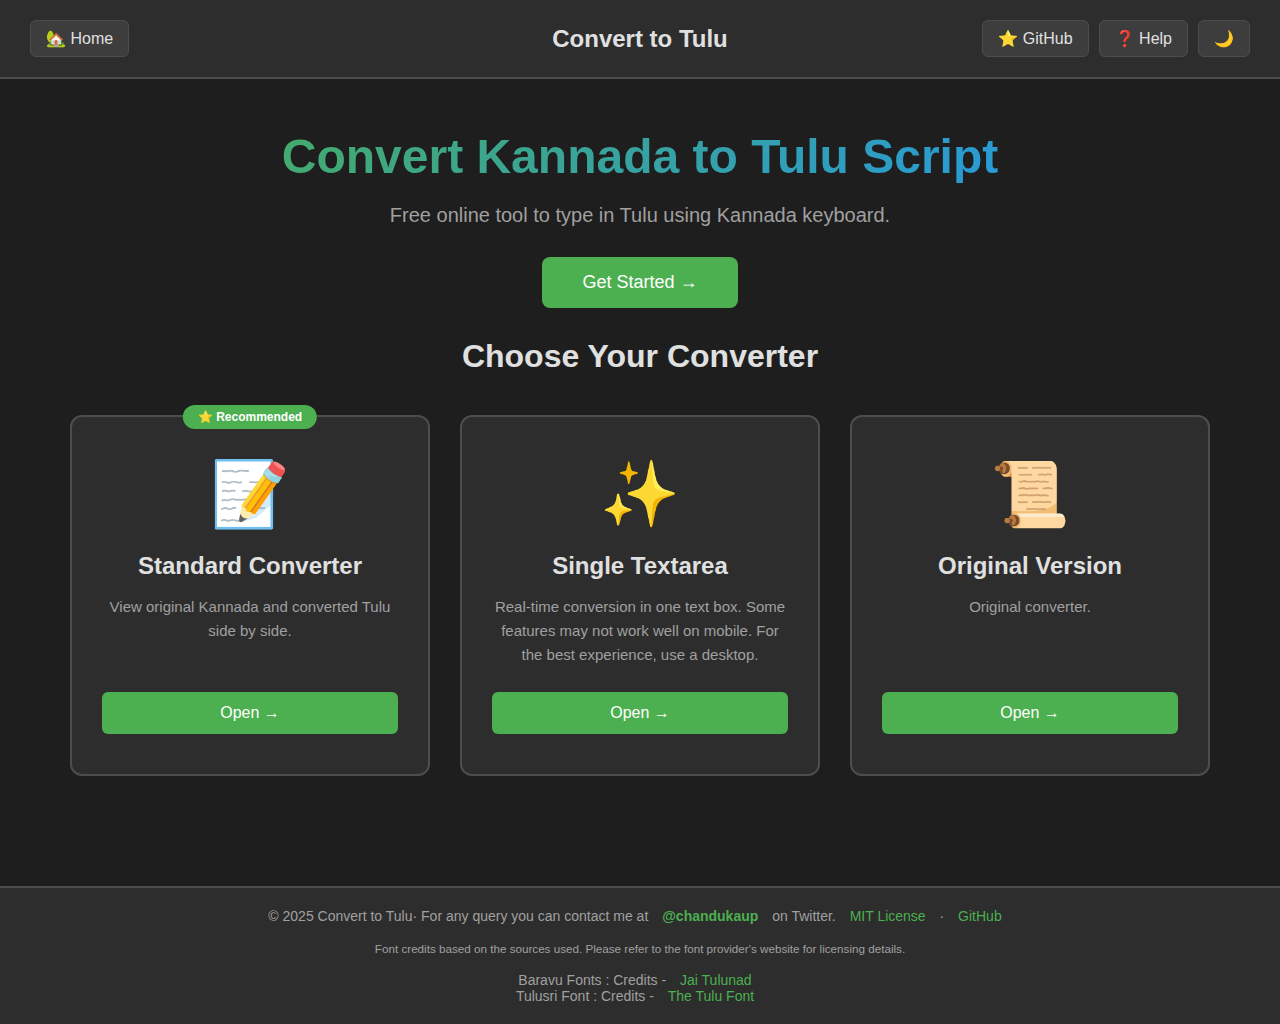
<file: index.html>
<!DOCTYPE html>
<html lang="en">
<head>
    <meta charset="UTF-8">
    <meta name="viewport" content="width=device-width, initial-scale=1.0">
    <title>Kannada to Tulu Converter - Free Online Tulu Typing Tool</title>
    <meta name="description" content="Convert Kannada text to Tulu script instantly. Free online tool to type in Tulu using Kannada keyboard. Supports multiple Tulu fonts and special characters.">
    <meta name="keywords" content="tulu converter, kannada to tulu, tulu script, tulu typing, tulu font, online tulu tool">

    <!-- Open Graph for social sharing -->
    <meta property="og:title" content="Kannada to Tulu Converter">
    <meta property="og:description" content="Free online tool to convert Kannada text to Tulu script">
    <meta property="og:type" content="website">
    <meta property="og:url" content="https://convert2tulu.netlify.app">
    <!-- <meta property="og:image" content="https://convert2tulu.netlify.app/og-image.png"> -->

    <!-- Twitter Card -->
    <meta name="twitter:card" content="summary_large_image">
    <meta name="twitter:title" content="Kannada to Tulu Converter">
    <meta name="twitter:description" content="Free online tool to convert Kannada text to Tulu script">
    
    <!-- Canonical URL -->
    <link rel="canonical" href="https://convert2tulu.netlify.app/">

    <link rel="stylesheet" href="/css/common.css?v=1.02">
</head>
<body>
    <!-- Header -->
    <div id="header"></div>

    <!-- Main Container -->
    <div class="container">
        <!-- Hero Section -->
        <section class="hero">
            <h2>Convert Kannada to Tulu Script</h2>
            <p>Free online tool to type in Tulu using Kannada keyboard.</p>
            <a href="converter.html" class="hero-btn">Get Started →</a>
        </section>

        <!-- Converter Cards -->
        <section>
            <h3 class="main-section-title">Choose Your Converter</h3>
            <div class="converter-cards">
                <!-- Standard Converter (Recommended) -->
                <div class="card recommended">
                    <div class="card-icon">📝</div>
                    <h4 class="card-title">Standard Converter</h4>
                    <p class="card-description">View original Kannada and converted Tulu side by side.</p>
                    <a href="converter.html" class="card-btn">Open →</a>
                </div>

                <!-- Single Textarea -->
                <div class="card">
                    <div class="card-icon">✨</div>
                    <h4 class="card-title">Single Textarea</h4>
                    <p class="card-description">Real-time conversion in one text box. Some features may not work well on mobile. For the best experience, use a desktop.</p>
                    <a href="converter-single.html" class="card-btn">Open →</a>
                </div>

                <!-- Classic Version -->
                <div class="card">
                    <div class="card-icon">📜</div>
                    <h4 class="card-title">Original Version</h4>
                    <p class="card-description">Original converter.</p>
                    <a href="converter-original.html" class="card-btn">Open →</a>
                </div>
            </div>
        </section>
    </div>

    <!-- Footer -->
    <div id="footer"></div>

    <script>
        // const APP_VERSION = "1.01";
    </script>

    <script>
        alert(' APP_VERSION '+APP_VERSION);
    </script>

    <!-- js for components -->
    <script src="/js/components.js?v=1.02"></script>
    <script>
        document.getElementById('header').innerHTML = renderHeader();
        document.getElementById('footer').innerHTML = renderFooter();
    </script>

    <script type="text/javascript" src="/js/common.js?v=1.02" charset="utf-8"></script>

    <script type="application/ld+json">
        {
            "@context": "https://schema.org",
            "@type": "WebApplication",
            "name": "Convert to Tulu",
            "description": "Free online converter to transform Kannada text into Tulu script",
            "url": "https://convert2tulu.netlify.app",
            "applicationCategory": "UtilityApplication",
            "operatingSystem": "Any",
            "browserRequirements": "Requires JavaScript"
        }
    </script>

</body>
</html>
</file>
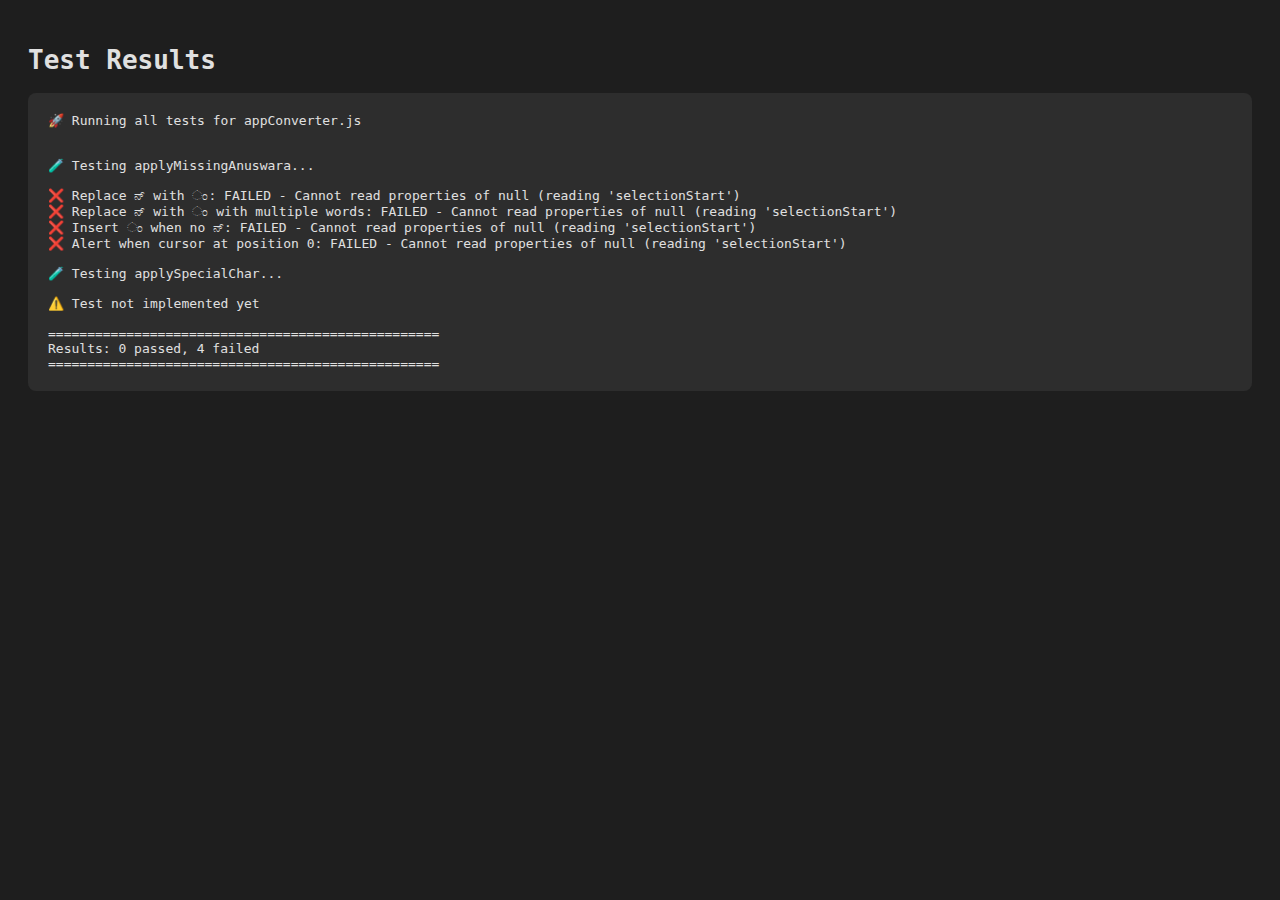
<file: tests/appConverterTests.html>
<!DOCTYPE html>
<html lang="en">
<head>
    <meta charset="UTF-8">
    <title>Tests - appConverter.js</title>
    <style>
        body {
            font-family: monospace;
            padding: 20px;
            background: #1e1e1e;
            color: #e0e0e0;
        }
        #output {
            white-space: pre-wrap;
            background: #2d2d2d;
            padding: 20px;
            border-radius: 8px;
        }
    </style>
</head>
<body>
    <h1>Test Results</h1>
    <div id="output">Running tests...</div>
    
    <!-- The javascript file under test -->
    <script src="/js/appConverter.js"></script>
    
    <!-- The javascript file with tests -->
    <script src="appConverterTests.js"></script>
    
    <script>
        // Capture console.log and display on page
        const output = document.getElementById('output');
        const originalLog = console.log;
        
        console.log = function(...args) {
            originalLog.apply(console, args);
            output.textContent += args.join(' ') + '\n';
        };
        
        // Run tests after page loads
        window.addEventListener('load', () => {
            output.textContent = '';
            runAllTests();
        });
    </script>
</body>
</html>
</file>
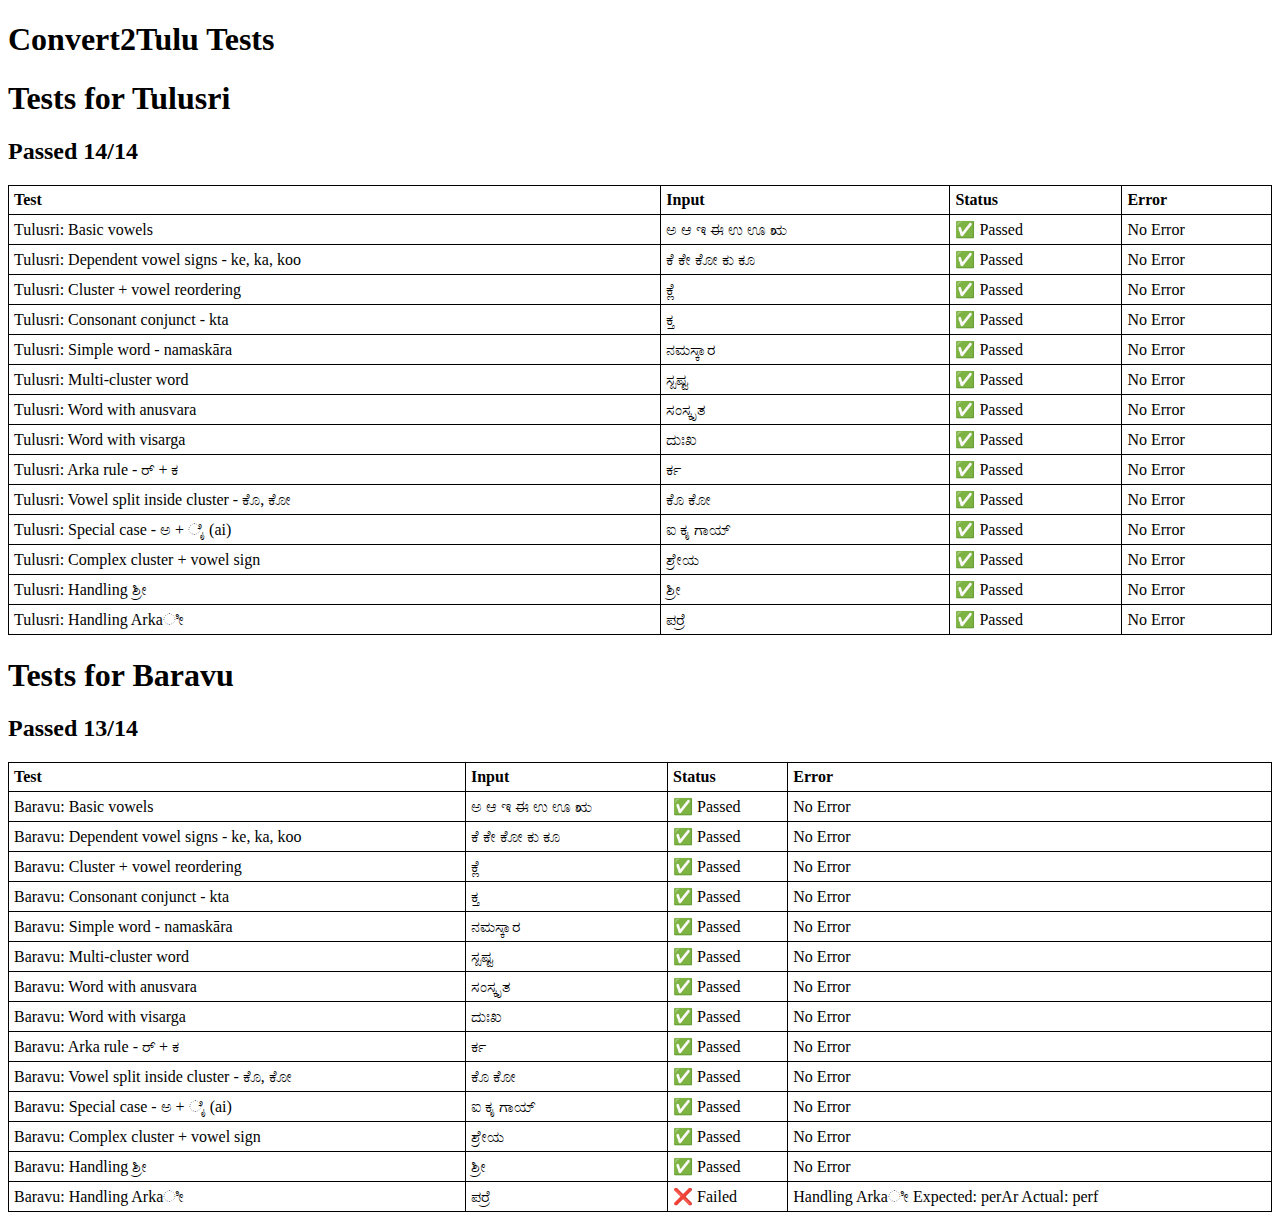
<file: tests/test.html>
<!DOCTYPE html>
<html lang="en">
<head>
  <meta charset="UTF-8" />
  <title>convert2tulu tests</title>
</head>
<body>
  <h1>Convert2Tulu Tests</h1>

  <h1>Tests for Tulusri</h1>
  <div id="tulusri-results"></div>
  <!-- include tulusri mapping and converter-->
  <script src="../js/tulusri/mapping.js"></script>
  <script src="../js/tulusri/converter.js"></script>
  
  <h1>Tests for Baravu</h1>
  <div id="baravu-results"></div>
  <!-- include baravu mapping and converter-->
  <script src="../js/baravu/mapping.js"></script>
  <script src="../js/baravu/converter.js"></script>

  <!-- Test data and runner scripts-->
  <script src="test-data.js"></script>
  <script src="test-runner.js"></script>
</body>
</html>
</file>
<file: css/common.css>
/* CSS Variables for Theming */
:root {
    --bg-primary: #1e1e1e;
    --bg-secondary: #2d2d2d;
    --bg-tertiary: #3d3d3d;
    --text-primary: #e0e0e0;
    --text-secondary: #a0a0a0;
    --border-color: #4d4d4d;
    --accent-color: #4CAF50;
    --accent-hover: #45a049;
    --button-bg: #3d3d3d;
    --button-hover: #4d4d4d;
}

body.light-theme {
    --bg-primary: #f5f5f5;
    --bg-secondary: #ffffff;
    --bg-tertiary: #f9f9f9;
    --text-primary: #333333;
    --text-secondary: #666666;
    --border-color: #dddddd;
    --accent-color: #4CAF50;
    --accent-hover: #45a049;
    --button-bg: #f0f0f0;
    --button-hover: #e0e0e0;
}

/* Custom fonts  */
@font-face { 
    font-family: 'tulusri'; 
    src: url('../assets/fonts/tulu_sri_2020_06.ttf') format('truetype'); 
}

@font-face { 
    font-family: 'baravu_1'; 
    src: url('../assets/fonts/baravu_1.ttf') format('truetype');
}

@font-face { 
    font-family: 'baravu_mandara'; 
    src: url('../assets/fonts/baravu_mandara.ttf') format('truetype'); 
}

@font-face { 
    font-family: 'baravu_pingara_v5'; 
    src: url('../assets/fonts/baravu_pingara_v5.otf') format('opentype'); 
}

@font-face { 
    font-family: 'baravu_allige_1.4'; 
    src: url('../assets/fonts/baravu_allige_1.4.ttf') format('truetype'); 
}

* {
    margin: 0;
    padding: 0;
    box-sizing: border-box;
}

body {
    font-family: -apple-system, BlinkMacSystemFont, 'Segoe UI', Arial, sans-serif;
    background-color: var(--bg-primary);
    color: var(--text-primary);
    transition: background-color 0.3s, color 0.3s;
    min-height: 100vh;
    display: flex;
    flex-direction: column;
}

/* Header - Full Width */
.header {
    background: var(--bg-secondary);
    border-bottom: 2px solid var(--border-color);
    padding: 20px 30px;
    display: flex;
    justify-content: space-between;
    align-items: center;
}

.header h1 {
    font-size: 24px;
    font-weight: 600;
    position: absolute;
    left: 50%;
    transform: translateX(-50%);
}

.header-actions {
    display: flex;
    gap: 10px;
    margin-left: auto;
}

.header-btn {
    padding: 8px 15px;
    font-size: 16px;
    background: var(--button-bg);
    border: 1px solid var(--border-color);
    border-radius: 6px;
    cursor: pointer;
    color: var(--text-primary);
    text-decoration: none;
    transition: all 0.2s;
    display: flex;
    align-items: center;
    gap: 5px;
}

.header-btn:hover {
    background: var(--button-hover);
    transform: translateY(-1px);
}

.header-btn a {
    text-decoration: none;  
    color: inherit;         
    cursor: pointer;       
}

/* Main Container */
.container {
    flex: 1;
    max-width: 1200px;
    width: 100%;
    margin: 0 auto;
    padding: 30px;
}

/* Hero Section */
.hero {
    text-align: center;
    padding: 20px 20px;
    margin-bottom: 10px;
}

.hero h2 {
    font-size: 48px;
    font-weight: 700;
    margin-bottom: 20px;
    background: linear-gradient(135deg, var(--accent-color) 0%, #2196F3 100%);
    -webkit-background-clip: text;
    -webkit-text-fill-color: transparent;
    background-clip: text;
}

.hero p {
    font-size: 20px;
    color: var(--text-secondary);
    margin-bottom: 30px;
    max-width: 600px;
    margin-left: auto;
    margin-right: auto;
}

.hero-btn {
    padding: 15px 40px;
    font-size: 18px;
    background: var(--accent-color);
    color: white;
    border: none;
    border-radius: 8px;
    cursor: pointer;
    text-decoration: none;
    display: inline-block;
    transition: all 0.3s;
}

.hero-btn:hover {
    background: var(--accent-hover);
    transform: translateY(-2px);
    box-shadow: 0 10px 30px rgba(76, 175, 80, 0.3);
}

/* Main Section Title */
.main-section-title {
    text-align: center;
    font-size: 32px;
    font-weight: 600;
    margin-bottom: 40px;
    color: var(--text-primary);
}

/* Converter Cards */
.converter-cards {
    display: grid;
    grid-template-columns: repeat(3, 1fr);
    gap: 30px;
    margin-bottom: 80px;
}

.card {
    background: var(--bg-secondary);
    border: 2px solid var(--border-color);
    border-radius: 12px;
    padding: 40px 30px;
    text-align: center;
    transition: all 0.3s;
    position: relative;
    display: flex;
    flex-direction: column;
}

.card:hover {
    transform: translateY(-5px);
    box-shadow: 0 10px 30px rgba(0, 0, 0, 0.3);
    border-color: var(--accent-color);
}

.card.recommended::before {
    content: "⭐ Recommended";
    position: absolute;
    top: -12px;
    left: 50%;
    transform: translateX(-50%);
    background: var(--accent-color);
    color: white;
    padding: 5px 15px;
    border-radius: 20px;
    font-size: 12px;
    font-weight: 600;
}

.card-icon {
    font-size: 64px;
    margin-bottom: 20px;
}

.card-title {
    font-size: 24px;
    font-weight: 600;
    margin-bottom: 15px;
    color: var(--text-primary);
}

.card-description {
    font-size: 15px;
    color: var(--text-secondary);
    line-height: 1.6;
    margin-bottom: 25px;
    flex: 1;
}

.card-btn {
    padding: 12px 30px;
    background: var(--accent-color);
    color: white;
    border: none;
    border-radius: 6px;
    font-size: 16px;
    cursor: pointer;
    text-decoration: none;
    display: inline-block;
    transition: all 0.2s;
}

.card-btn:hover {
    background: var(--accent-hover);
    transform: translateY(-2px);
}


/* Collapsible Section */
.collapsible-section {
    margin-bottom: 20px;
    border: 1px solid var(--border-color);
    border-radius: 8px;
    background: var(--bg-secondary);
    overflow: hidden;
}

/* Info section */
.info {
    /* background: var(--bg-secondary); */
    /* border: 1px solid var(--border-color); */
    border-radius: 8px;
    padding: 12px 20px;
    margin-bottom: 20px;
    display: flex;
    align-items: center;
    gap: 12px;
    font-size: 14px;
    color: var(--text-primary);
}

.info-icon {
    font-size: 20px;
    flex-shrink: 0;
}

.info a {
    color: var(--accent-color);
    text-decoration: none;
    font-weight: 500;
    border-bottom: 1px dashed var(--accent-color);
}

.info a:hover {
    border-bottom-style: solid;
}

.toast {
    position: fixed;
    top: 50%;
    left: 50%;
    transform: translate(-50%, -40%);
    background: #333;
    color: #fff;
    padding: 12px 20px;
    border-radius: 8px;
    font-size: 15px;
    opacity: 0;
    pointer-events: none;
    transition: opacity .25s ease, transform .25s ease;
    z-index: 9999;
}
  
.toast.show {
    opacity: 1;
    transform: translate(-50%, -50%);
}
    
[data-title] {
    position: relative;
    cursor: pointer;
}
  
  /* Tooltip styling */
[data-title]::after {
    content: attr(data-title);
    position: absolute;
    bottom: 100%;
    left: 50%;
    transform: translateX(-50%);
    
    background: #333;
    color: #fff;
    padding: 6px 5px;
    border-radius: 4px;
    white-space: nowrap;
    font-size: 12px;
    opacity: 0;
    pointer-events: none;
  
    transition: opacity 0.2s ease;
}
  
  /* Show tooltip on hover */
[data-title]:hover::after {
    opacity: 1;
}
  
.single-section-header {
    padding: 15px 20px;
    /* background: var(--bg-tertiary); */
    cursor: pointer;
    display: flex;
    justify-content: space-between;
    align-items: center;
    user-select: none;
}

.section-header {
    padding: 25px 20px;
    background: var(--bg-tertiary);
    cursor: pointer;
    display: flex;
    justify-content: space-between;
    align-items: center;
    user-select: none;
}

.section-header:hover {
    background: var(--button-hover);
}

.section-title {
    font-size: 14px;
    font-weight: 500;
    display: flex;
    align-items: center;
    gap: 10px;
}

.section-actions {
    display: flex;
    gap: 8px;
}

.section-btn {
    padding: 6px 12px;
    font-size: 16px;
    background: var(--button-bg);
    border: 1px solid var(--border-color);
    border-radius: 5px;
    cursor: pointer;
    color: var(--text-primary);
    transition: all 0.2s;
}

.section-btn:hover {
    background: var(--button-hover);
}

.toggle-icon {
    font-size: 12px;
    transition: transform 0.3s;
}

.toggle-icon.collapsed {
    transform: rotate(-90deg);
}

.kannada-section {
    padding: 20px;
    transition: max-height 0.3s ease-out;
}

.kannada-section.collapsed {
    max-height: 0;
    padding: 0 20px;
    overflow: hidden;
}

/* Textareas */
.text-area {
    width: 100%;
    padding: 15px;
    font-size: 18px;
    line-height: 1.6;
    border: 2px solid var(--border-color);
    border-radius: 8px;
    resize: vertical;
    background-color: var(--bg-tertiary);
    color: var(--text-primary);
    transition: all 0.3s;
    font-family: Arial, sans-serif;
}

.text-area:focus {
    outline: none;
    border-color: var(--accent-color);
}

.text-area.small {
    min-height: 120px;
    font-size: 16px;
}

.text-area.large {
    min-height: 300px;
    font-size: 20px;
    font-family: 'baravu_1', Arial, sans-serif;
}

.text-area::placeholder {
    font-family: Arial, sans-serif;
    color: var(--text-secondary);
    font-style: italic;
}

/* Tulu Section */
.tulu-section {
    margin-bottom: 20px;
}

.tulu-label {
    font-size: 14px;
    font-weight: 500;
    margin-bottom: 10px;
    display: block;
    color: var(--text-primary);
}

/* Action Buttons */
.action-buttons {
    display: flex;
    gap: 10px;
    margin-bottom: 20px;
    flex-wrap: wrap;
}

.action-btn {
    padding: 12px 24px;
    font-size: 16px;
    background: var(--accent-color);
    border: none;
    border-radius: 6px;
    cursor: pointer;
    color: white;
    transition: all 0.2s;
    display: flex;
    align-items: center;
    gap: 8px;
}

.action-btn:hover {
    background: var(--accent-hover);
    transform: translateY(-2px);
    box-shadow: 0 4px 12px rgba(0,0,0,0.2);
}

.action-btn.secondary {
    background: var(--button-bg);
    color: var(--text-primary);
    border: 1px solid var(--border-color);
}

.action-btn.secondary:hover {
    background: var(--button-hover);
}

/* Styling Section */

.styling-section {
    padding: 20px;
    transition: max-height 0.3s ease-out;
}

.styling-section.collapsed {
    max-height: 0;
    padding: 0 20px;
    overflow: hidden;
}

.styling-grid {
    display: grid;
    grid-template-columns: repeat(auto-fit, minmax(200px, 1fr));
    gap: 20px;
}

.styling-item {
    display: flex;
    flex-direction: column;
    border: 0px solid var(--border-color);
}

.styling-item label {
    margin-bottom: 8px;
    font-size: 14px;
    font-weight: 500;
    color: var(--text-primary);
}

.styling-item select,
.styling-item input[type="range"],
.styling-item input[type="color"],
.styling-item input[type="file"] {
    padding: 10px;
    border: 1px solid var(--border-color);
    border-radius: 6px;
    background: var(--bg-tertiary);
    color: var(--text-primary);
    font-size: 14px;
}

.styling-item input[type="color"] {
    height: 45px;
    cursor: pointer;
}

.styling-item input[type="range"] {
    cursor: pointer;
}

/* Footer */
.footer {
    background: var(--bg-secondary);
    border-top: 2px solid var(--border-color);
    padding: 20px;
    text-align: center;
    font-size: 14px;
    color: var(--text-secondary);
}

.footer a {
    color: var(--accent-color);
    text-decoration: none;
    margin: 0 10px;
}

.footer a:hover {
    text-decoration: underline;
}

/* Mobile Responsive */
@media (max-width: 768px) {
    .header h1 {
        position: static;
        transform: none;
        font-size: 20px;
    }
    
    .header {
        flex-direction: column;
        gap: 15px;
    }
    
    .header-actions {
        margin-left: 0;
    }
    
    .container {
        padding: 20px;
    }
    
    .action-buttons {
        flex-direction: column;
    }
    
    .action-btn {
        width: 100%;
        justify-content: center;
    }
    
    .styling-grid {
        grid-template-columns: 1fr;
    }

            .hero h2 {
                font-size: 32px;
            }
            
            .hero p {
                font-size: 16px;
            }
            
            .converter-cards,
            .steps,
            .features-grid {
                grid-template-columns: 1fr;
            }
            
            .card {
                padding: 30px 20px;
            }

}

.action-buttons-row {
    display: flex;
    justify-content: space-between;
    align-items: center;
    gap: 10px;
    margin-bottom: 0;
    flex-wrap: wrap;
}

.action-buttons-left {
    display: flex;
    gap: 10px;
    flex-wrap: wrap;
}

@media (max-width: 768px) {
    .action-buttons-row {
        flex-direction: column;
    }
    
    .action-buttons-left {
        width: 100%;
    }
}
</file>
